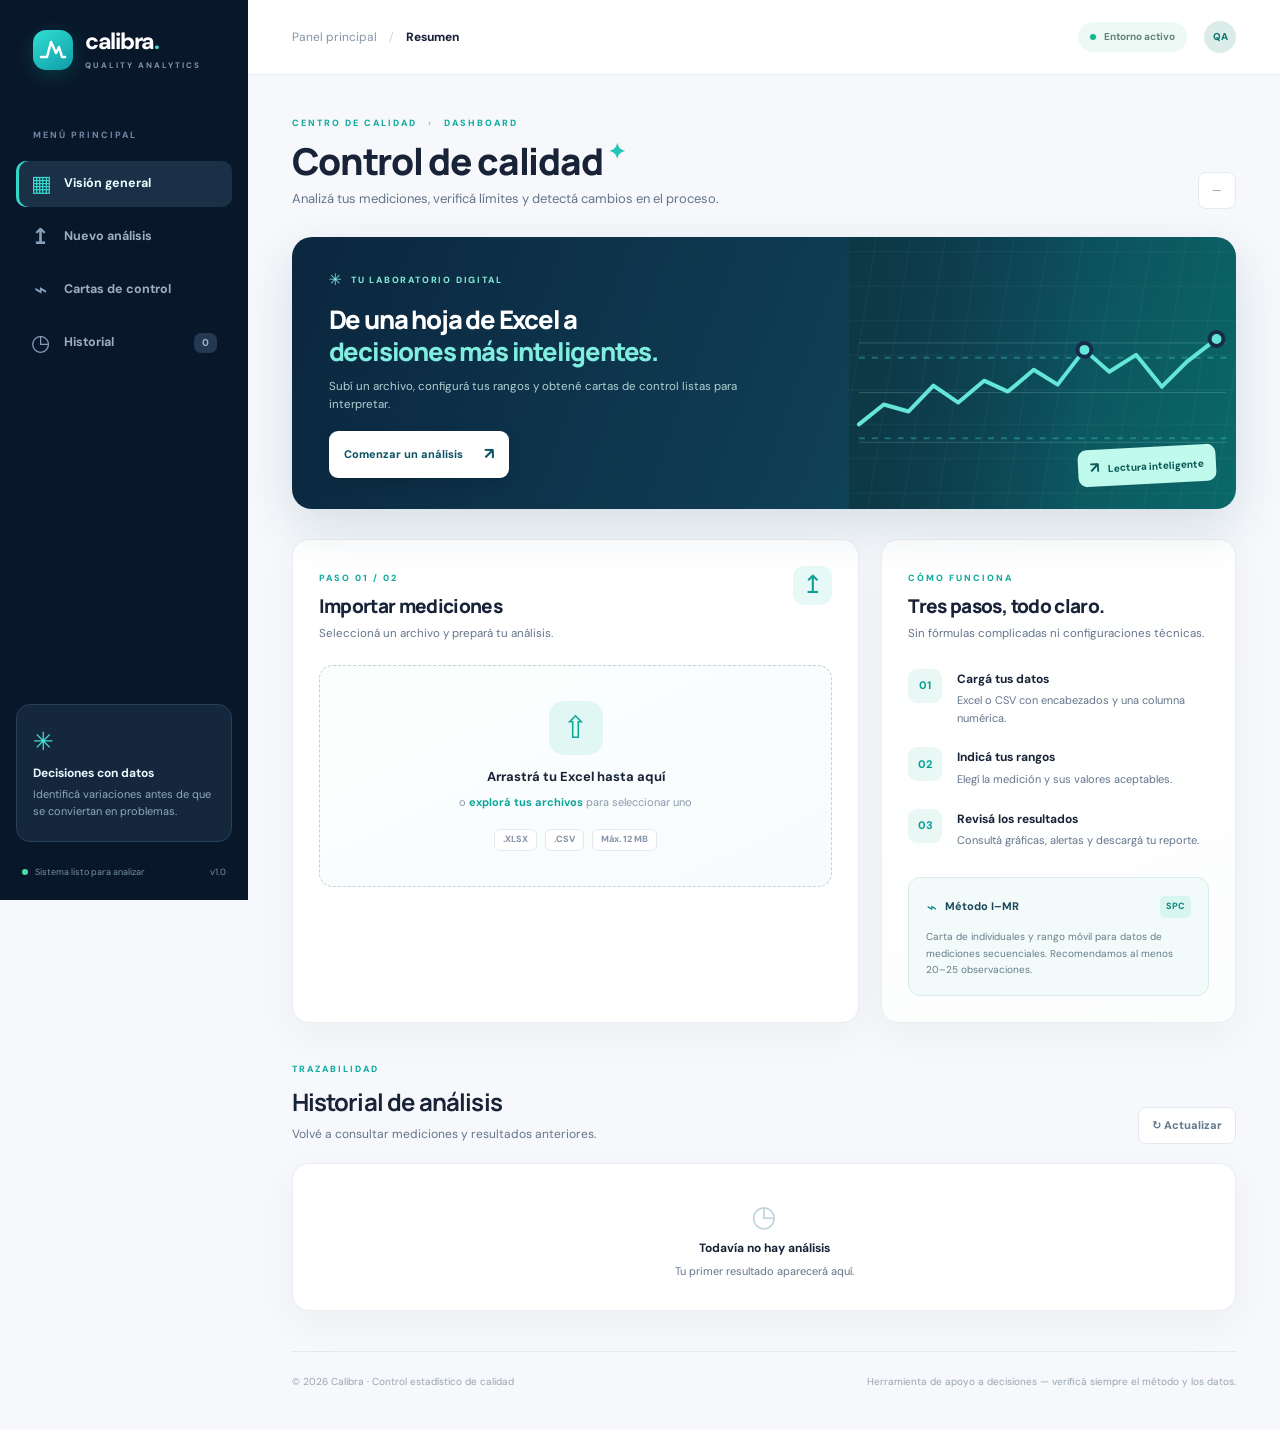
<file: preview.html>
<!doctype html>
<html lang="es">
<head>
  <meta charset="UTF-8">
  <meta name="viewport" content="width=device-width, initial-scale=1">
  <meta name="theme-color" content="#0d1830">
  <title>Calibra — Control estadístico de calidad</title>
  <link rel="stylesheet" href="static/styles.css">
</head>
<body>
<div class="app-shell">
  <aside class="sidebar" id="sidebar">
    <div class="brand">
      <span class="brand-logo"><svg viewBox="0 0 30 30" fill="none" aria-hidden="true"><path d="M3 22h6l4-15 5 11 3-6 3 10h3" stroke="currentColor" stroke-width="2.5" stroke-linecap="round" stroke-linejoin="round"/></svg></span>
      <div class="brand-text"><strong>calibra<span>.</span></strong><small>QUALITY ANALYTICS</small></div>
    </div>
    <div class="side-label">MENÚ PRINCIPAL</div>
    <nav aria-label="Navegación principal">
      <a class="nav-link is-active" href="#inicio"><span class="nav-icon">▦</span> Visión general</a>
      <a class="nav-link" href="#nuevo"><span class="nav-icon">↥</span> Nuevo análisis</a>
      <a class="nav-link" href="#resultados"><span class="nav-icon">⌁</span> Cartas de control</a>
      <a class="nav-link" href="#historial"><span class="nav-icon">◷</span> Historial <span class="nav-count" id="historyCount">0</span></a>
    </nav>
    <div class="side-bottom">
      <div class="help-mini"><span class="help-orb">✳</span><strong>Decisiones con datos</strong><p>Identificá variaciones antes de que se conviertan en problemas.</p></div>
      <div class="sidebar-foot"><span class="online-dot"></span> Sistema listo para analizar <span class="version">v1.0</span></div>
    </div>
  </aside>
  <div class="main-shell">
    <header class="topbar">
      <div class="topbar-left"><span class="breadcrumb">Panel principal</span><span class="breadcrumb-sep">/</span><strong>Resumen</strong></div>
      <div class="top-actions"><span class="live-pill"><i></i> Entorno activo</span><span class="avatar" title="Administrador">QA</span><!--<form method="post" action="{{ url_for('logout') }}"><button type="submit" class="logout">Salir ↗</button></form>--></div>
    </header>
    <main class="main-content" id="inicio">
      <div class="section-heading"><div><div class="overline">CENTRO DE CALIDAD <span class="small-chevron">›</span> DASHBOARD</div><h1>Control de calidad <span class="heading-spark">✦</span></h1><p>Analizá tus mediciones, verificá límites y detectá cambios en el proceso.</p></div><div class="date-label" id="todayDate">—</div></div>

      <section class="hero" aria-label="Presentación">
        <div class="hero-content"><div class="hero-tag"><span>✳</span> TU LABORATORIO DIGITAL</div><h2>De una hoja de Excel a<br><em>decisiones más inteligentes.</em></h2><p>Subí un archivo, configurá tus rangos y obtené cartas de control listas para interpretar.</p><a href="#nuevo" class="hero-link">Comenzar un análisis <span>↗</span></a></div>
        <div class="hero-art" aria-hidden="true"><div class="art-grid"></div><svg viewBox="0 0 390 200"><path class="hero-axis" d="M10 50H380M10 100H380M10 150H380"/><path class="hero-guide" d="M10 65H380M10 146H380"/><polyline points="10,132 35,112 60,119 85,93 110,110 136,88 160,99 186,77 210,92 237,57 262,79 289,62 315,94 340,69 370,46" fill="none" stroke="#68ecdd" stroke-width="4" stroke-linejoin="round" stroke-linecap="round"/><circle cx="237" cy="57" r="7" fill="#68ecdd" stroke="#172b47" stroke-width="4"/><circle cx="370" cy="46" r="7" fill="#68ecdd" stroke="#172b47" stroke-width="4"/></svg><div class="art-badge">↗ <span>Lectura inteligente</span></div></div>
      </section>

      <div class="two-col">
        <section class="panel upload-panel" id="nuevo">
          <div class="panel-head"><div><span class="eyebrow">PASO 01 / 02</span><h3>Importar mediciones</h3><p>Seleccioná un archivo y prepará tu análisis.</p></div><span class="panel-icon">↥</span></div>
          <div class="upload-drop" id="dropZone" role="button" tabindex="0" aria-label="Seleccionar o arrastrar un archivo Excel o CSV"><input id="fileInput" type="file" accept=".xlsx,.csv" hidden><div class="upload-icon">⇧</div><strong>Arrastrá tu Excel hasta aquí</strong><span>o <b>explorá tus archivos</b> para seleccionar uno</span><div class="upload-types"><span>.XLSX</span><span>.CSV</span><span>Máx. 12 MB</span></div></div>
          <div class="selected-file is-hidden" id="fileInfo"><span class="file-icon">▤</span><div><strong id="fileName"></strong><small id="fileSize"></small></div><button type="button" id="clearFile" aria-label="Quitar archivo">×</button></div>
          <p class="notice is-hidden" id="notice" role="alert"></p>
          <div class="configuration is-hidden" id="configuration">
            <div class="config-divider"><span>PASO 02 / 02</span> Configurá los límites</div>
            <div class="form-grid">
              <label class="field"><span>Hoja de datos</span><select id="sheetSelect"></select></label>
              <label class="field"><span>Columna de medición <i>*</i></span><select id="metricSelect" required></select></label>
              <label class="field"><span>Etiqueta / fecha (opcional)</span><select id="labelSelect"></select></label>
              <label class="field"><span>Registros detectados</span><div class="field-readonly" id="rowsFound">—</div></label>
              <label class="field"><span>Límite inferior (mínimo)</span><input id="lslInput" type="number" step="any" placeholder="Ej. 45.0"></label>
              <label class="field"><span>Límite superior (máximo)</span><input id="uslInput" type="number" step="any" placeholder="Ej. 55.0"></label>
            </div>
            <div class="info-inline"><span>ⓘ</span> Los límites especificados son los requisitos de calidad. La aplicación calcula los límites estadísticos por separado.</div>
            <details class="preview-details"><summary>Vista previa del archivo <span>↗</span></summary><div class="table-scroll"><table id="previewTable"><thead></thead><tbody></tbody></table></div></details>
            <button class="button-primary" id="runAnalysis" type="button">Generar cartas de control <span>↗</span></button>
          </div>
        </section>
        <aside class="panel guide-panel">
          <div class="panel-head"><div><span class="eyebrow">CÓMO FUNCIONA</span><h3>Tres pasos, todo claro.</h3><p>Sin fórmulas complicadas ni configuraciones técnicas.</p></div></div>
          <div class="steps"><div class="step"><span>01</span><div><strong>Cargá tus datos</strong><p>Excel o CSV con encabezados y una columna numérica.</p></div></div><div class="step"><span>02</span><div><strong>Indicá tus rangos</strong><p>Elegí la medición y sus valores aceptables.</p></div></div><div class="step"><span>03</span><div><strong>Revisá los resultados</strong><p>Consultá gráficas, alertas y descargá tu reporte.</p></div></div></div>
          <div class="method-card"><div class="method-title">⌁ <strong>Método I–MR</strong><span>SPC</span></div><p>Carta de individuales y rango móvil para datos de mediciones secuenciales. Recomendamos al menos 20–25 observaciones.</p></div>
        </aside>
      </div>

      <section class="results-section is-hidden" id="resultados">
        <div class="results-title"><div><div class="eyebrow">RESULTADOS DEL ANÁLISIS</div><h2>Así se comporta tu proceso.</h2><p id="resultSource"></p></div><a class="button-secondary" id="downloadReport" href="#" download>↓ Descargar CSV</a></div>
        <div class="verdict-banner" id="verdictBanner"><div class="verdict-symbol" id="verdictSymbol">✓</div><div><span class="eyebrow" id="verdictTag">ANÁLISIS COMPLETO</span><h3 id="verdictTitle">Resultados procesados</h3><p id="verdictText"></p></div></div>
        <div class="stats-grid">
          <div class="stat-card"><span>Mediciones válidas</span><div class="stat-number" id="kpiTotal">—</div><small>Registros analizados</small><div class="stat-mini">▥</div></div>
          <div class="stat-card"><span>Dentro de especificación</span><div class="stat-number" id="kpiInside">—</div><small id="kpiPercent">De todos los registros válidos</small><div class="stat-mini text-green">✓</div></div>
          <div class="stat-card"><span>Fuera de rango</span><div class="stat-number" id="kpiOutside">—</div><small>Incumplen el mínimo o máximo</small><div class="stat-mini text-red">!</div></div>
          <div class="stat-card"><span>Fuera de control I</span><div class="stat-number" id="kpiSpc">—</div><small>Variaciones por investigar</small><div class="stat-mini text-amber">⌁</div></div>
        </div>
        <div class="charts-grid">
          <div class="panel graph-panel"><div class="graph-head"><div><div class="eyebrow">CARTA PRINCIPAL</div><h3>Carta de individuales (I)</h3><p>Lecturas a lo largo del proceso y sus límites.</p></div><span class="chart-pill">SPC • I</span></div><div class="graph" id="chartIndividuals" role="img" aria-label="Carta de control de individuales"></div><div class="legend"><span><i class="legend-dot purple"></i>Mediciones</span><span><i class="legend-line teal"></i>Promedio</span><span><i class="legend-line orange"></i>Control</span><span><i class="legend-line red"></i>Especificación</span></div></div>
          <div class="panel graph-panel"><div class="graph-head"><div><div class="eyebrow">VARIACIÓN ENTRE LECTURAS</div><h3>Carta de rango móvil (MR)</h3><p>Detecta saltos importantes de una medición a otra.</p></div><span class="chart-pill">SPC • MR</span></div><div class="graph" id="chartMR" role="img" aria-label="Carta de control de rango móvil"></div><div class="legend"><span><i class="legend-dot purple"></i>Rangos móviles</span><span><i class="legend-line teal"></i>Promedio MR</span><span><i class="legend-line orange"></i>Límite superior</span></div></div>
        </div>
        <div class="two-col details-grid"><div class="panel limits-panel"><div class="panel-head compact"><div><span class="eyebrow">REFERENCIAS NUMÉRICAS</span><h3>Resumen de límites</h3></div></div><div class="limits-list" id="limitsList"></div></div><div class="panel alerts-panel"><div class="panel-head compact"><div><span class="eyebrow">OBSERVACIONES</span><h3>Recomendaciones</h3></div></div><div id="warningList" class="warning-list"></div></div></div>
        <div class="panel records-panel"><div class="records-head"><div><span class="eyebrow">DETALLE DEL PROCESO</span><h3>Registro de mediciones</h3><p>Identificá rápidamente los puntos que necesitan atención.</p></div><label class="field filter-field"><span>Mostrar</span><select id="rowFilter"><option value="issues">Solo incidencias</option><option value="all">Todos</option><option value="spec">Fuera de especificación</option><option value="control">Fuera de control</option></select></label></div><div class="table-scroll"><table class="data-table"><thead><tr><th>#</th><th>Referencia</th><th>Medición</th><th>Especificación</th><th>Control estadístico</th></tr></thead><tbody id="dataRows"></tbody></table></div><div class="table-bottom"><span id="tableCount">—</span><button type="button" class="load-more is-hidden" id="loadMore">Mostrar más registros ↓</button></div></div>
      </section>

      <section class="history-section" id="historial"><div class="section-subhead"><div><span class="eyebrow">TRAZABILIDAD</span><h2>Historial de análisis</h2><p>Volvé a consultar mediciones y resultados anteriores.</p></div><button type="button" id="refreshHistory" class="button-quiet">↻ Actualizar</button></div><div class="panel history-panel" id="historyContainer"><div class="empty-state"><span>◷</span><strong>Todavía no hay análisis</strong><p>Tu primer resultado aparecerá aquí.</p></div></div></section>
      <footer class="footer"><span>© <span id="copyrightYear">2026</span> Calibra · Control estadístico de calidad</span><span>Herramienta de apoyo a decisiones — verificá siempre el método y los datos.</span></footer>
    </main>
  </div>
</div>
<div class="toast is-hidden" id="toast" role="status"></div>

</body>
</html>
</file>
<file: static/styles.css>
@import url('https://fonts.googleapis.com/css2?family=DM+Sans:wght@400;500;600;700;800&family=Manrope:wght@400;500;600;700;800&display=swap');
:root{--navy:#09172a;--navy2:#14243c;--teal:#10b3aa;--mint:#0f9c88;--purple:#6656d8;--ink:#192338;--body:#64748b;--line:#e7edf2;--paper:#fff;--bg:#f6f8fb;--muted:#f3f6fa;--red:#dd5461;--amber:#e8a549;--shadow:0 12px 42px rgba(21,42,66,.045)}
*{box-sizing:border-box}html{scroll-behavior:smooth}body{margin:0;background:var(--bg);font:14px/1.55 'DM Sans',system-ui,sans-serif;color:var(--ink)}button,input,select{font:inherit}button{cursor:pointer}a{text-decoration:none;color:inherit}.is-hidden{display:none!important}h1,h2,h3,h4,p{margin-top:0}h1,h2,h3{font-family:'Manrope','DM Sans',sans-serif;letter-spacing:-.035em}p{color:var(--body)}.app-shell{display:flex;min-height:100vh}.sidebar{width:248px;background:var(--navy);position:fixed;inset:0 auto 0 0;color:#d5deec;padding:29px 16px 20px;display:flex;flex-direction:column;z-index:5}.brand{display:flex;align-items:center;gap:12px;padding:0 17px;margin-bottom:58px}.brand-logo{width:40px;height:40px;border-radius:13px;display:grid;place-items:center;background:linear-gradient(145deg,#31dfd2,#0f9ca8);color:#fff;font-size:29px;font-weight:700;box-shadow:0 5px 20px #06b6a438}.brand-logo svg{width:30px}.brand-text strong{font-size:23px;color:white;font-weight:800;line-height:1.05;letter-spacing:-1.3px}.brand-text strong span{color:#49dacf}.brand-text small{display:block;color:#7f92ab;font-size:8px;font-weight:800;letter-spacing:2px;margin-top:3px}.side-label{font-size:9px;color:#7187a4;letter-spacing:2px;font-weight:800;padding:0 17px;margin-bottom:18px}.sidebar nav{display:grid;gap:7px}.nav-link{display:flex;gap:14px;align-items:center;padding:12px 15px;border-radius:10px;color:#9caec4;font-size:12.5px;font-weight:700;transition:.18s}.nav-link:hover,.nav-link.is-active{background:#193047;color:#ecffff}.nav-link.is-active{box-shadow:inset 3px 0 #32d7c9}.nav-icon{width:19px;font-size:22px;line-height:1;text-align:center;color:#86a1bb}.nav-link.is-active .nav-icon{color:#3bd9ce}.nav-count{font-size:10px;margin-left:auto;background:#243951;border-radius:7px;padding:2px 8px;color:#9db4c8}.side-bottom{margin-top:auto}.help-mini{border:1px solid #27405a;background:#14273d;border-radius:14px;padding:18px 16px}.help-mini .help-orb{color:#48e0d3;font-size:25px;display:block}.help-mini strong{display:block;color:#ebf8ff;font-size:12px;margin:3px 0}.help-mini p{font-size:11px;color:#91a9bb;margin:3px 0}.sidebar-foot{color:#7690a6;font-size:9px;padding:24px 6px 0;white-space:nowrap}.online-dot{display:inline-block;width:6px;height:6px;background:#4cd9a5;border-radius:50%;margin-right:5px}.version{float:right}.main-shell{margin-left:248px;min-width:0;flex:1}.topbar{height:75px;background:#fff;border-bottom:1px solid #e9eef4;display:flex;align-items:center;justify-content:space-between;padding:0 clamp(20px,3.4vw,64px)}.topbar-left{display:flex;align-items:center;gap:12px;font-size:12px}.topbar-left strong{font-weight:800}.breadcrumb{color:#8393a7}.breadcrumb-sep{color:#cbd6df}.top-actions{display:flex;align-items:center;gap:17px}.live-pill{display:flex;align-items:center;gap:8px;color:#628379;background:#edf9f4;border-radius:50px;padding:7px 12px;font-size:10px;font-weight:700}.live-pill i{width:6px;height:6px;border-radius:50%;background:#0eb88c}.avatar{width:32px;height:32px;display:grid;place-items:center;background:#dbece9;color:#11756c;border-radius:50%;font-size:10px;font-weight:800}.logout{border:none;background:transparent;color:#8192a6;font-size:11px}.main-content{max-width:1550px;padding:42px clamp(20px,3.4vw,64px) 18px;margin:0 auto}.section-heading{display:flex;align-items:flex-end;justify-content:space-between;gap:20px;margin-bottom:28px}.overline,.eyebrow{font-size:9px;font-weight:800;letter-spacing:2px;color:#0eaa9e;text-transform:uppercase}.overline{margin-bottom:8px}.small-chevron{padding:0 7px;color:#a5b7bd}.section-heading h1{font-size:clamp(28px,2.9vw,37px);margin:0 0 6px;font-weight:800;line-height:1.2}.heading-spark{font-size:21px;color:#22c5b5;vertical-align:top}.section-heading p{font-size:13px;margin:0}.date-label{color:#8493a3;font-size:11px;border:1px solid #e4eaf0;border-radius:8px;padding:9px 13px;background:#fff;white-space:nowrap}.hero{min-height:222px;border-radius:20px;overflow:hidden;display:flex;align-items:center;justify-content:space-between;background:linear-gradient(110deg,#0b2840 4%,#0f3e55 58%,#0b6a69);box-shadow:0 18px 48px #0e4a6324;position:relative;margin-bottom:30px;color:#fff}.hero-content{padding:31px 37px;position:relative;z-index:1;max-width:650px}.hero-tag{display:inline-flex;align-items:center;gap:7px;color:#82e9d7;font-size:9px;letter-spacing:1.8px;font-weight:800;margin-bottom:11px}.hero-tag span{font-size:16px}.hero h2{font-size:clamp(23px,2vw,29px);line-height:1.25;margin:0 0 10px;font-weight:800;letter-spacing:-1.2px}.hero h2 em{color:#81eddf;font-style:normal}.hero p{color:#b1d1d4;font-size:11.5px;max-width:450px;margin-bottom:17px}.hero-link{background:white;border-radius:9px;color:#0d5365;padding:11px 15px;font-size:11px;font-weight:800;display:inline-flex;align-items:center;gap:21px;box-shadow:0 5px 15px #0002}.hero-link span{font-size:16px}.hero-art{position:absolute;right:0;top:0;bottom:0;width:41%;overflow:hidden;opacity:.97}.hero-art:before{content:"";position:absolute;inset:0;background:linear-gradient(90deg,#0d3845,transparent 60%)}.art-grid{position:absolute;inset:0;background-image:linear-gradient(#ffffff14 1px,transparent 1px),linear-gradient(90deg,#ffffff14 1px,transparent 1px);background-size:30px 30px;transform:skewX(-9deg) scale(1.15);opacity:.6}.hero-art svg{position:absolute;inset:20px 6% 0 0;width:100%;height:100%}.hero-axis{stroke:#b5f7ee33;stroke-width:1}.hero-guide{stroke:#47ddd355;stroke-width:2;stroke-dasharray:6 7}.art-badge{position:absolute;bottom:24px;right:20px;background:#c6fff1;border-radius:9px;color:#0b5a57;font-size:15px;font-weight:800;padding:7px 12px;transform:rotate(-3deg)}.art-badge span{font-size:10px;margin-left:5px}.two-col{display:grid;grid-template-columns:minmax(0,1.6fr) minmax(260px,1fr);gap:22px}.panel{background:var(--paper);border:1px solid #e9eef3;box-shadow:var(--shadow);border-radius:17px;min-width:0}.upload-panel,.guide-panel{padding:26px}.panel-head{display:flex;justify-content:space-between;align-items:flex-start;gap:16px;margin-bottom:22px}.panel-head h3{font-size:19px;font-weight:800;margin:5px 0 3px}.panel-head p{font-size:11.5px;margin:0}.panel-icon{width:39px;height:39px;border-radius:11px;background:#e6f9f7;color:#109e94;display:grid;place-items:center;font-size:25px}.upload-drop{min-height:222px;border:1.5px dashed #b9d7d4;border-radius:14px;background:linear-gradient(155deg,#fafffe,#f8fbfd);display:flex;flex-direction:column;align-items:center;justify-content:center;gap:7px;text-align:center;cursor:pointer;transition:.2s;padding:22px}.upload-drop:hover,.upload-drop.dragging,.upload-drop:focus{border-color:#16baaa;background:#effbf8;outline:none;box-shadow:0 0 0 3px #12bbad18}.upload-icon{width:54px;height:54px;border-radius:15px;background:#e0f7f3;color:#0ca797;display:grid;place-items:center;font-size:31px;margin-bottom:5px}.upload-drop strong{font-size:13px}.upload-drop span{font-size:11px;color:#889aab}.upload-drop span b{color:#0ca496}.upload-types{display:flex;gap:8px;margin-top:11px}.upload-types span{border:1px solid #e2eaee;border-radius:6px;padding:3px 8px;background:white;color:#8594a8;font-size:9px;font-weight:800}.selected-file{display:flex;align-items:center;gap:12px;border:1px solid #c8eee7;background:#f4fffc;padding:10px 12px;border-radius:10px;margin-top:13px}.file-icon{font-size:25px;color:#0fae99}.selected-file div{flex:1;min-width:0}.selected-file strong{display:block;font-size:11.5px;overflow:hidden;text-overflow:ellipsis;white-space:nowrap}.selected-file small{color:#7892a0;font-size:10px}.selected-file button{border:none;background:none;font-size:24px;color:#719096}.notice{font-size:11px;padding:11px 13px;margin:13px 0 0;border-radius:9px;background:#eff8ff;color:#285276}.notice.danger{background:#fff0f1;color:#b83948}.notice.success{background:#ecfbf2;color:#237b61}.configuration{margin-top:24px}.config-divider{display:flex;align-items:center;gap:10px;font-size:13px;font-weight:800;margin-bottom:15px}.config-divider span{color:#13a89d;font-size:9px;letter-spacing:1px}.form-grid{display:grid;grid-template-columns:1fr 1fr;gap:14px}.field{display:flex;flex-direction:column;gap:6px;min-width:0}.field>span{font-size:10.5px;color:#50657b;font-weight:700}.field i{color:#d45b66;font-style:normal}.field input,.field select,.field-readonly{width:100%;border:1px solid #dfe7ee;border-radius:8px;height:39px;background:#fff;padding:0 12px;outline:none;font-size:11.5px;color:#1b354a}.field input:focus,.field select:focus{border-color:#26b5a9;box-shadow:0 0 0 3px #0faf9b12}.field-readonly{display:flex;align-items:center;background:#f6f8fa;color:#7190a3}.info-inline{display:flex;gap:9px;align-items:flex-start;margin:14px 0;font-size:10px;color:#7890a1}.info-inline span{font-size:17px;color:#13a99d}.preview-details{border:1px solid #e5ecef;border-radius:9px;margin-bottom:14px}.preview-details summary{cursor:pointer;padding:11px 13px;font-size:11px;font-weight:700}.preview-details summary span{float:right}.button-primary{width:100%;background:linear-gradient(100deg,#0aaa9c,#0b8f8e);border:none;color:#fff;border-radius:9px;height:45px;display:flex;align-items:center;justify-content:center;gap:15px;font-weight:800;font-size:11.5px;transition:.18s}.button-primary:hover:not(:disabled){filter:brightness(.97);transform:translateY(-1px);box-shadow:0 5px 15px #07a2943a}.button-primary:disabled{opacity:.6;cursor:wait}.button-primary span{font-size:18px}.guide-panel{background:linear-gradient(160deg,#fff,#fcfefd)}.guide-panel .panel-head{margin-bottom:26px}.steps{display:grid;gap:20px;margin-bottom:27px}.step{display:flex;gap:15px;align-items:flex-start}.step>span{width:34px;height:34px;border-radius:9px;background:#e9f7f5;color:#0aa295;display:grid;place-items:center;font-size:11px;font-weight:800;flex-shrink:0}.step strong{display:block;font-size:12px;margin:1px 0 4px}.step p{font-size:11px;margin:0;line-height:1.6}.method-card{border:1px solid #d8ebef;border-radius:12px;background:#f3fafa;padding:16px 17px;margin-top:auto}.method-title{display:flex;gap:8px;align-items:center;color:#118d8a;font-size:17px}.method-title strong{font-size:11px;color:#18485a;flex:1}.method-title span{font-size:9px;color:#0e877d;font-weight:800;background:#d9f5ef;border-radius:5px;padding:4px 6px}.method-card p{font-size:10px;margin:9px 0 0;color:#637d88;line-height:1.65}.results-section{margin-top:38px;scroll-margin-top:25px}.results-title,.section-subhead{display:flex;align-items:flex-end;justify-content:space-between;gap:20px;margin-bottom:19px}.results-title h2,.section-subhead h2{font-size:24px;margin:5px 0}.results-title p,.section-subhead p{font-size:12px;margin:0}.button-secondary{display:inline-flex;align-items:center;gap:12px;background:#fff;border:1px solid #d9e6e8;color:#087d77;border-radius:9px;padding:10px 15px;font-size:11px;font-weight:800;white-space:nowrap}.verdict-banner{display:flex;align-items:center;gap:17px;padding:20px 22px;background:#e7fbf5;border:1px solid #bbefdd;border-radius:14px;margin-bottom:20px}.verdict-banner.bad{background:#fff1f2;border-color:#ffced2}.verdict-banner.neutral{background:#fff9e9;border-color:#f2dda8}.verdict-symbol{width:49px;height:49px;display:grid;place-items:center;border-radius:13px;background:#cbf7e8;color:#13866c;font-size:29px;font-weight:800}.verdict-banner.bad .verdict-symbol{background:#ffe0e3;color:#c83e52}.verdict-banner.neutral .verdict-symbol{background:#f8e8b9;color:#ad8324}.verdict-banner .eyebrow{color:#159c7b}.verdict-banner.bad .eyebrow{color:#c44a59}.verdict-banner.neutral .eyebrow{color:#a47d26}.verdict-banner h3{margin:2px 0 2px;font-size:16px}.verdict-banner p{margin:0;font-size:11px}.stats-grid{display:grid;grid-template-columns:repeat(4,minmax(0,1fr));gap:15px;margin-bottom:22px}.stat-card{background:#fff;border:1px solid #e8eef3;border-radius:13px;padding:20px 17px;position:relative;overflow:hidden;box-shadow:var(--shadow)}.stat-card>span{font-size:10px;color:#718293;font-weight:700}.stat-number{font-family:'Manrope',sans-serif;font-size:32px;font-weight:800;letter-spacing:-2px;color:#213047;margin-top:7px;line-height:1.3}.stat-card small{font-size:9.5px;color:#92a2ad}.stat-mini{position:absolute;right:14px;top:15px;color:#c9d5e8;font-size:20px;font-weight:800}.text-green{color:#25ac8c}.text-red{color:#de6070}.text-amber{color:#dfa647}.charts-grid{display:grid;grid-template-columns:1fr 1fr;gap:20px;margin-bottom:20px}.graph-panel{padding:23px 23px 17px}.graph-head{display:flex;align-items:flex-start;justify-content:space-between;gap:12px}.graph-head h3{font-size:16px;margin:4px 0 4px}.graph-head p{font-size:10.5px}.chart-pill{background:#f0eeff;color:#6854cd;padding:6px 10px;font-size:9px;border-radius:20px;font-weight:800;white-space:nowrap}.graph{width:100%;min-height:245px;margin:6px 0}.graph svg{width:100%;height:auto;display:block}.legend{display:flex;gap:15px;align-items:center;flex-wrap:wrap;font-size:9px;color:#7b90a3;border-top:1px solid #edf1f5;padding-top:14px}.legend span{display:inline-flex;align-items:center;gap:6px}.legend-dot{width:7px;height:7px;border-radius:50%;display:inline-block}.legend-line{width:12px;height:3px;border-radius:2px;display:inline-block}.purple{background:#7567df}.teal{background:#16afa5}.orange{background:#e7a346}.red{background:#e45b69}.details-grid{grid-template-columns:1fr 1fr;margin-bottom:20px}.limits-panel,.alerts-panel{padding:22px}.compact{margin-bottom:15px}.compact h3{font-size:16px}.limits-list{display:grid;grid-template-columns:1fr 1fr;gap:8px}.limit-item{background:#f7f9fc;border:1px solid #edf1f5;border-radius:8px;padding:10px 12px;display:flex;align-items:center;justify-content:space-between;gap:8px}.limit-item span{color:#7c91a3;font-size:9.5px}.limit-item strong{font-size:12px;color:#344961;font-variant-numeric:tabular-nums}.warning-list{display:grid;gap:9px}.alert-item{display:flex;align-items:flex-start;gap:9px;font-size:10.5px;color:#65788b;padding:10px;border-radius:8px;background:#f8fafc}.alert-item span{color:#e0a13d;font-weight:bold}.alert-item.good span{color:#20ae8e}.records-panel{padding:22px;margin-bottom:30px}.records-head{display:flex;justify-content:space-between;align-items:end;gap:15px;margin-bottom:17px}.records-head h3{margin:4px 0 2px;font-size:17px}.records-head p{font-size:11px;margin:0}.filter-field{width:190px}.table-scroll{overflow-x:auto}table{border-collapse:collapse;width:100%;text-align:left;font-size:10.5px}th{color:#7b90a0;font-weight:800;text-transform:uppercase;font-size:9px;letter-spacing:.6px;background:#f7f9fc;padding:12px;white-space:nowrap}td{border-bottom:1px solid #eef2f6;padding:12px;color:#53667c}tr:last-child td{border-bottom:none}td:nth-child(3){font-weight:800;color:#20374c;font-variant-numeric:tabular-nums}.pill{display:inline-block;padding:4px 8px;border-radius:7px;background:#e5f7f0;color:#178065;font-size:9px;font-weight:800;white-space:nowrap}.pill.bad{background:#fff0f0;color:#bb4b59}.pill.warn{background:#fff7e7;color:#ad8229}.table-bottom{display:flex;align-items:center;justify-content:space-between;font-size:10px;color:#8795a7;padding:13px 4px 0}.load-more{border:none;background:#eef7f5;color:#16867c;padding:9px 12px;border-radius:8px;font-size:10px;font-weight:800}.history-section{margin-top:34px;scroll-margin-top:22px}.button-quiet{background:white;border:1px solid #e2e9ef;border-radius:8px;color:#62798c;font-size:11px;font-weight:800;padding:9px 13px}.history-panel{min-height:130px;overflow:hidden}.empty-state{text-align:center;display:flex;flex-direction:column;align-items:center;justify-content:center;padding:30px 10px}.empty-state span{font-size:29px;color:#bfd3dc}.empty-state strong{font-size:12px}.empty-state p{font-size:11px;margin:5px 0 0}.history-row{width:100%;display:flex;align-items:center;gap:14px;padding:17px 20px;background:white;border:none;border-bottom:1px solid #edf1f5;text-align:left}.history-row:last-child{border-bottom:0}.history-row:hover{background:#f9fcfc}.history-icon{width:37px;height:37px;border-radius:10px;display:grid;place-items:center;background:#eaf7f4;color:#10a18d;font-size:18px;flex-shrink:0}.history-icon.bad{background:#fff1f2;color:#cd5262}.history-content{flex:1;min-width:0}.history-content strong{font-size:11px;display:block;overflow:hidden;text-overflow:ellipsis;white-space:nowrap}.history-content small{display:block;font-size:10px;color:#8da0ad;margin-top:3px}.history-meta{font-size:10px;color:#8b9ba8;text-align:right;white-space:nowrap}.history-meta b{display:block;color:#6d7b8a;font-weight:700}.history-arrow{font-size:18px;color:#9caebf}.footer{display:flex;justify-content:space-between;gap:10px;border-top:1px solid #e5eaf0;padding:22px 0;font-size:10px;color:#98a5b0;margin-top:40px}.toast{position:fixed;z-index:40;right:27px;bottom:25px;background:#162d42;color:white;box-shadow:0 15px 40px #0004;max-width:410px;padding:15px 20px;border-radius:11px;font-size:12px}.toast.error{background:#952f40}.login-body{min-height:100vh;background:radial-gradient(circle at 15% 20%,#0e5350,#0b1b2f 54%,#081324);display:grid;place-items:center;padding:28px}.login-card{background:white;border-radius:24px;padding:36px;max-width:430px;width:100%;box-shadow:0 30px 100px #0006}.dark-brand{margin:0 0 32px;padding:0}.dark-brand .brand-text strong{color:#183248}.dark-brand .brand-text small{color:#8095a3}.login-symbol{font-size:32px;color:#11aa9d}.login-card h1{font-size:27px;margin:9px 0}.login-card p{font-size:12px;max-width:330px}.login-form{margin:30px 0}.login-form .button-primary{margin-top:20px}.login-foot{font-size:10px;color:#8595a7}
@media(max-width:1190px){.sidebar{width:215px}.main-shell{margin-left:215px}.main-content{padding-left:30px;padding-right:30px}.charts-grid{grid-template-columns:1fr}.hero-art{opacity:.65}.stats-grid{grid-template-columns:repeat(2,minmax(0,1fr))}}
@media(max-width:850px){.sidebar{width:71px;padding:18px 9px}.brand{padding:0;margin-bottom:38px;justify-content:center}.brand-text,.side-label,.nav-link:not(.is-active) .nav-icon+.nav-text,.help-mini,.sidebar-foot,.nav-count{display:none}.nav-link{font-size:0;justify-content:center;padding:13px}.nav-icon{font-size:22px}.main-shell{margin-left:71px}.topbar{padding:0 24px}.main-content{padding:27px 23px}.two-col{grid-template-columns:1fr}.guide-panel{display:none}}
@media(max-width:580px){.sidebar{display:none}.main-shell{margin-left:0}.topbar{height:58px;padding:0 17px}.main-content{padding:24px 15px}.top-actions{gap:6px}.live-pill{font-size:0;padding:8px}.date-label{display:none}.hero{min-height:255px}.hero-art{opacity:.25;width:100%}.hero-content{padding:27px}.hero h2{font-size:23px}.upload-panel{padding:18px}.form-grid,.stats-grid,.details-grid{grid-template-columns:1fr 1fr;gap:9px}.field input,.field select{padding:0 7px}.limits-list{grid-template-columns:1fr}.results-title,.section-subhead,.records-head{align-items:flex-start;flex-direction:column}.filter-field{width:100%}.verdict-banner{align-items:flex-start;padding:15px;gap:10px}.verdict-symbol{width:39px;height:39px;flex-shrink:0}.footer{flex-direction:column}.history-meta{display:none}}

/* Exportación directa a presentaciones PowerPoint */
.report-actions{display:flex;align-items:center;justify-content:flex-end;gap:10px;flex-wrap:wrap}
.button-ppt{display:inline-flex;align-items:center;justify-content:center;gap:8px;background:#143e4d;color:#fff;border:1px solid #143e4d;border-radius:9px;padding:11px 16px;font-size:11px;font-weight:800;white-space:nowrap;transition:background .2s}
.button-ppt:hover{background:#0b756f;color:white}
.button-ppt:focus-visible{outline:3px solid #3ccfbd;outline-offset:3px}
@media(max-width:580px){.report-actions{width:100%;justify-content:flex-start}.report-actions>a{flex:1;text-align:center;white-space:normal}}

.batch-panel{margin-top:17px;padding:17px;background:linear-gradient(145deg,#ecf9f8,#f6fbfb);border:1px solid #c9eae6;border-radius:13px;display:grid;gap:10px}
.batch-panel strong{font-family:'Manrope','DM Sans',sans-serif;font-size:13px;color:#143e4d}
.batch-panel p{font-size:10.5px;margin:4px 0 0;max-width:530px}
.batch-panel .button-ppt{width:100%;border:none}
.batch-download{font-size:11px;font-weight:800;color:#087e77;text-decoration:underline;text-align:center;padding:7px}


/* Biblioteca persistente de Excel: preserva el diseño original y agrega gestión por archivo */
.library-section{margin-top:43px;scroll-margin-top:24px}
.library-star{font-size:20px;color:#12aba3}
.library-section .button-ppt:disabled{opacity:.45;cursor:not-allowed;transform:none}
.library-summary{display:grid;grid-template-columns:repeat(3,minmax(0,1fr));gap:15px;margin-bottom:17px}
.library-summary>div{border:1px solid #e5ecef;border-radius:13px;background:#fff;padding:16px 21px;box-shadow:var(--shadow);display:flex;flex-direction:column;gap:2px}
.library-summary span{color:#7c91a0;letter-spacing:1px;font-size:9px;font-weight:800}
.library-summary strong{font:800 29px/1.3 'Manrope',sans-serif;color:#1b3343}
.library-summary small{font-size:10px;color:#8b9ba6}
.library-panel{padding:0;overflow:hidden}
.library-toolbar{padding:20px 24px;display:flex;justify-content:space-between;gap:17px;align-items:center;border-bottom:1px solid #e8eef2}
.library-toolbar strong{display:block;font-size:14px;color:#20364a}.library-toolbar small{display:block;font-size:10.5px;color:#8395a3;margin-top:3px;line-height:1.55}
.library-tools{display:flex;align-items:center;gap:9px;flex-shrink:0}
.library-tools input{background:#f7f9fc;border:1px solid #dae5ea;border-radius:8px;padding:9px 12px;font-size:11px;min-width:215px;outline-color:#17a79e}
.library-items{display:grid}
.library-file{border-bottom:1px solid #edf0f3;background:white}.library-file:last-child{border-bottom:0}.library-file:hover{background:#fcfefd}
.library-file-top{display:flex;align-items:center;gap:13px;padding:19px 22px}
.library-checkbox{accent-color:#109d93;width:17px;height:17px;flex-shrink:0;cursor:pointer}
.library-file-icon{display:grid;place-items:center;width:44px;height:46px;background:#e7f7f3;color:#13a399;border-radius:11px;font-size:25px;flex-shrink:0}
.library-file-main{min-width:0;flex:1}.library-file-title{font-size:12px;color:#26384e;display:block;overflow-wrap:anywhere;line-height:1.3}
.library-file-details{font-size:10px;color:#8297a5;margin:5px 0 8px}
.library-badges{display:flex;flex-wrap:wrap;gap:6px}
.library-status{font-size:9px;padding:4px 8px;border-radius:999px;border:1px solid;font-weight:800;white-space:nowrap}
.library-status.green{color:#198858;border-color:#80cba2;background:#e9f7ef}
.library-status.yellow{color:#ac7504;border-color:#edc76c;background:#fff7df}
.library-status.red{color:#c43f38;border-color:#e9a19e;background:#fff0ee}
.library-status.gray{color:#58667c;border-color:#b6c1d0;background:#eff2f7}
.library-actions{display:flex;gap:7px;align-items:center;justify-content:flex-end;flex-wrap:wrap;max-width:370px}
.library-actions a,.library-actions button,.library-analysis button{white-space:nowrap;font-size:10px;font-weight:800;border-radius:7px;padding:7px 10px;cursor:pointer}
.library-download{background:#e3f7f3;color:#008e82;border:1px solid #bee8e1}
.library-download:hover{background:#c9efe8}.library-aux{border:1px solid #dce8ed;color:#51697c;background:#fff}
.library-aux:hover{background:#f3faf9}.library-delete{background:#fff;border:1px solid #f1d7dc;color:#c55b64}
.library-delete:hover{background:#fff1f3}
.library-detail{background:#f7fafb;border-top:1px solid #e7eeee;padding:9px 28px 15px 98px}
.library-analysis{padding:9px 0;display:flex;align-items:center;justify-content:space-between;gap:15px;border-bottom:1px solid #e6eef2}
.library-analysis:last-child{border-bottom:0}.library-analysis-name strong{display:block;font-size:11px;color:#233b4d}.library-analysis-name small{font-size:9px;color:#8192a0;display:block;margin-top:2px}
.library-skipped{font-size:10px;color:#a77b25;line-height:1.5}
.library-footer{border-top:1px solid #e7eef2;padding:12px 22px;display:flex;justify-content:space-between;gap:10px;color:#8899a5;font-size:9px;background:#fcfdfd}
@media(max-width:1200px){.library-file-top{flex-wrap:wrap}.library-actions{max-width:none;width:100%;margin-left:70px;justify-content:flex-start}}
@media(max-width:760px){.library-summary{grid-template-columns:repeat(3,minmax(0,1fr))}.library-toolbar{flex-direction:column;align-items:stretch}.library-tools{flex-wrap:wrap}.library-tools input{min-width:130px;flex:1}.library-file-top{padding:17px 12px;gap:9px}.library-file-icon{width:36px;height:39px}.library-actions{margin-left:0}.library-detail{padding:9px 14px}.library-summary>div{padding:12px}.library-summary strong{font-size:22px}.library-summary span{font-size:8px}.library-footer{flex-direction:column}}

/* FILTRO DE FECHAS — conserva el estilo original de Calibra */
.date-filter-box{margin:18px 0 12px;padding:16px;background:linear-gradient(120deg,#f0fbf9,#f8fbff);border:1px solid #cbeae7;border-radius:12px}
.date-filter-heading{display:flex;align-items:center;justify-content:space-between;gap:12px;margin-bottom:13px}
.date-filter-heading strong{display:block;color:#163448;font-size:12px;font-weight:800}
.date-filter-heading small{display:block;color:#6b8492;font-size:10px;line-height:1.6}
.date-filter-grid{display:grid;grid-template-columns:1.25fr 1fr 1fr;gap:10px}
.date-filter-grid .field input,.date-filter-grid .field select{min-width:0;background:#fff}
.period-actions{display:flex;align-items:center;gap:12px;margin-top:12px;flex-wrap:wrap}
.period-actions span{color:#7d929f;font-size:10px;flex:1;min-width:190px}
.period-shortcut,.date-reset{border:1px solid #96d8d1;background:white;color:#087f78;border-radius:8px;padding:8px 11px;font-size:10px;font-weight:800;white-space:nowrap}
.period-shortcut:hover,.date-reset:hover{background:#dbf8f3}
@media(max-width:580px){.date-filter-grid{grid-template-columns:1fr 1fr}.date-filter-grid label:first-child{grid-column:1 / -1}}
</file>
